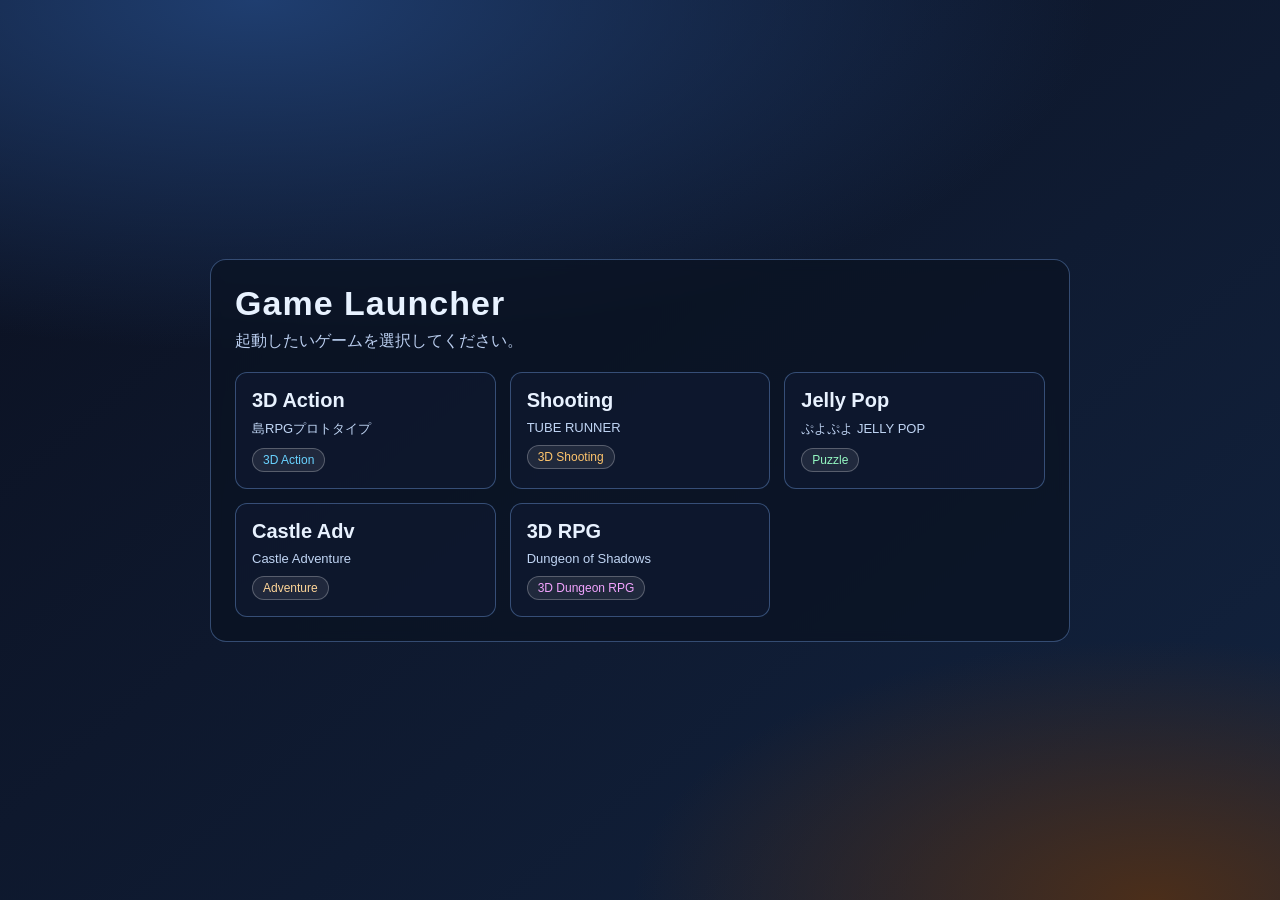
<file: index.html>
<!DOCTYPE html>
<html lang="ja">
<head>
    <meta charset="UTF-8">
    <meta name="viewport" content="width=device-width, initial-scale=1.0">
    <title>Game Launcher</title>
    <style>
        :root {
            --bg0: #0b1020;
            --bg1: #12233f;
            --card: rgba(10, 18, 34, 0.72);
            --line: rgba(130, 180, 255, 0.35);
            --text: #e8f2ff;
            --accentA: #69d2ff;
            --accentB: #ffc66d;
        }

        * { box-sizing: border-box; }

        body {
            margin: 0;
            min-height: 100vh;
            display: grid;
            place-items: center;
            color: var(--text);
            font-family: "Segoe UI", "Yu Gothic UI", sans-serif;
            background:
                radial-gradient(1200px 500px at 20% 0%, #1f3e70 0%, transparent 70%),
                radial-gradient(800px 400px at 90% 100%, #4b2e1a 0%, transparent 65%),
                linear-gradient(140deg, var(--bg0), var(--bg1));
        }

        .wrap {
            width: min(860px, 92vw);
            padding: 24px;
            border: 1px solid var(--line);
            border-radius: 16px;
            background: var(--card);
            backdrop-filter: blur(6px);
        }

        h1 {
            margin: 0 0 8px;
            font-size: clamp(24px, 3.4vw, 34px);
            letter-spacing: 0.03em;
        }

        p {
            margin: 0 0 20px;
            color: #bbcff0;
        }

        .grid {
            display: grid;
            gap: 14px;
            grid-template-columns: repeat(auto-fit, minmax(260px, 1fr));
        }

        .card {
            display: block;
            text-decoration: none;
            color: inherit;
            border: 1px solid var(--line);
            border-radius: 12px;
            padding: 16px;
            background: rgba(17, 29, 53, 0.55);
            transition: transform 0.16s ease, border-color 0.16s ease, box-shadow 0.16s ease;
        }

        .card:hover {
            transform: translateY(-2px);
            border-color: rgba(210, 230, 255, 0.7);
            box-shadow: 0 8px 20px rgba(0, 0, 0, 0.35);
        }

        .title {
            font-size: 20px;
            font-weight: 700;
            margin-bottom: 8px;
        }

        .meta {
            font-size: 13px;
            color: #c0d5f4;
            margin-bottom: 10px;
        }

        .tag {
            display: inline-block;
            font-size: 12px;
            border-radius: 999px;
            padding: 4px 10px;
            border: 1px solid rgba(255, 255, 255, 0.25);
            background: rgba(255, 255, 255, 0.08);
        }

        .tag.action { color: var(--accentA); }
        .tag.shoot { color: var(--accentB); }
        .tag.puzzle { color: #95f9c3; }
        .tag.rpg { color: #f3a4ff; }
        .tag.adventure { color: #ffd699; }
    </style>
</head>
<body>
    <main class="wrap">
        <h1>Game Launcher</h1>
        <p>起動したいゲームを選択してください。</p>

        <div class="grid">
            <a class="card" href="./3d_action/">
                <div class="title">3D Action</div>
                <div class="meta">島RPGプロトタイプ</div>
                <span class="tag action">3D Action</span>
            </a>

            <a class="card" href="./shooting/">
                <div class="title">Shooting</div>
                <div class="meta">TUBE RUNNER</div>
                <span class="tag shoot">3D Shooting</span>
            </a>

            <a class="card" href="./jelly_pop/">
                <div class="title">Jelly Pop</div>
                <div class="meta">ぷよぷよ JELLY POP</div>
                <span class="tag puzzle">Puzzle</span>
            </a>

            <a class="card" href="./catsle_adv/">
                <div class="title">Castle Adv</div>
                <div class="meta">Castle Adventure</div>
                <span class="tag adventure">Adventure</span>
            </a>

            <a class="card" href="./3d_rpg/index.html">
                <div class="title">3D RPG</div>
                <div class="meta">Dungeon of Shadows</div>
                <span class="tag rpg">3D Dungeon RPG</span>
            </a>
        </div>
    </main>
</body>
</html>
</file>
